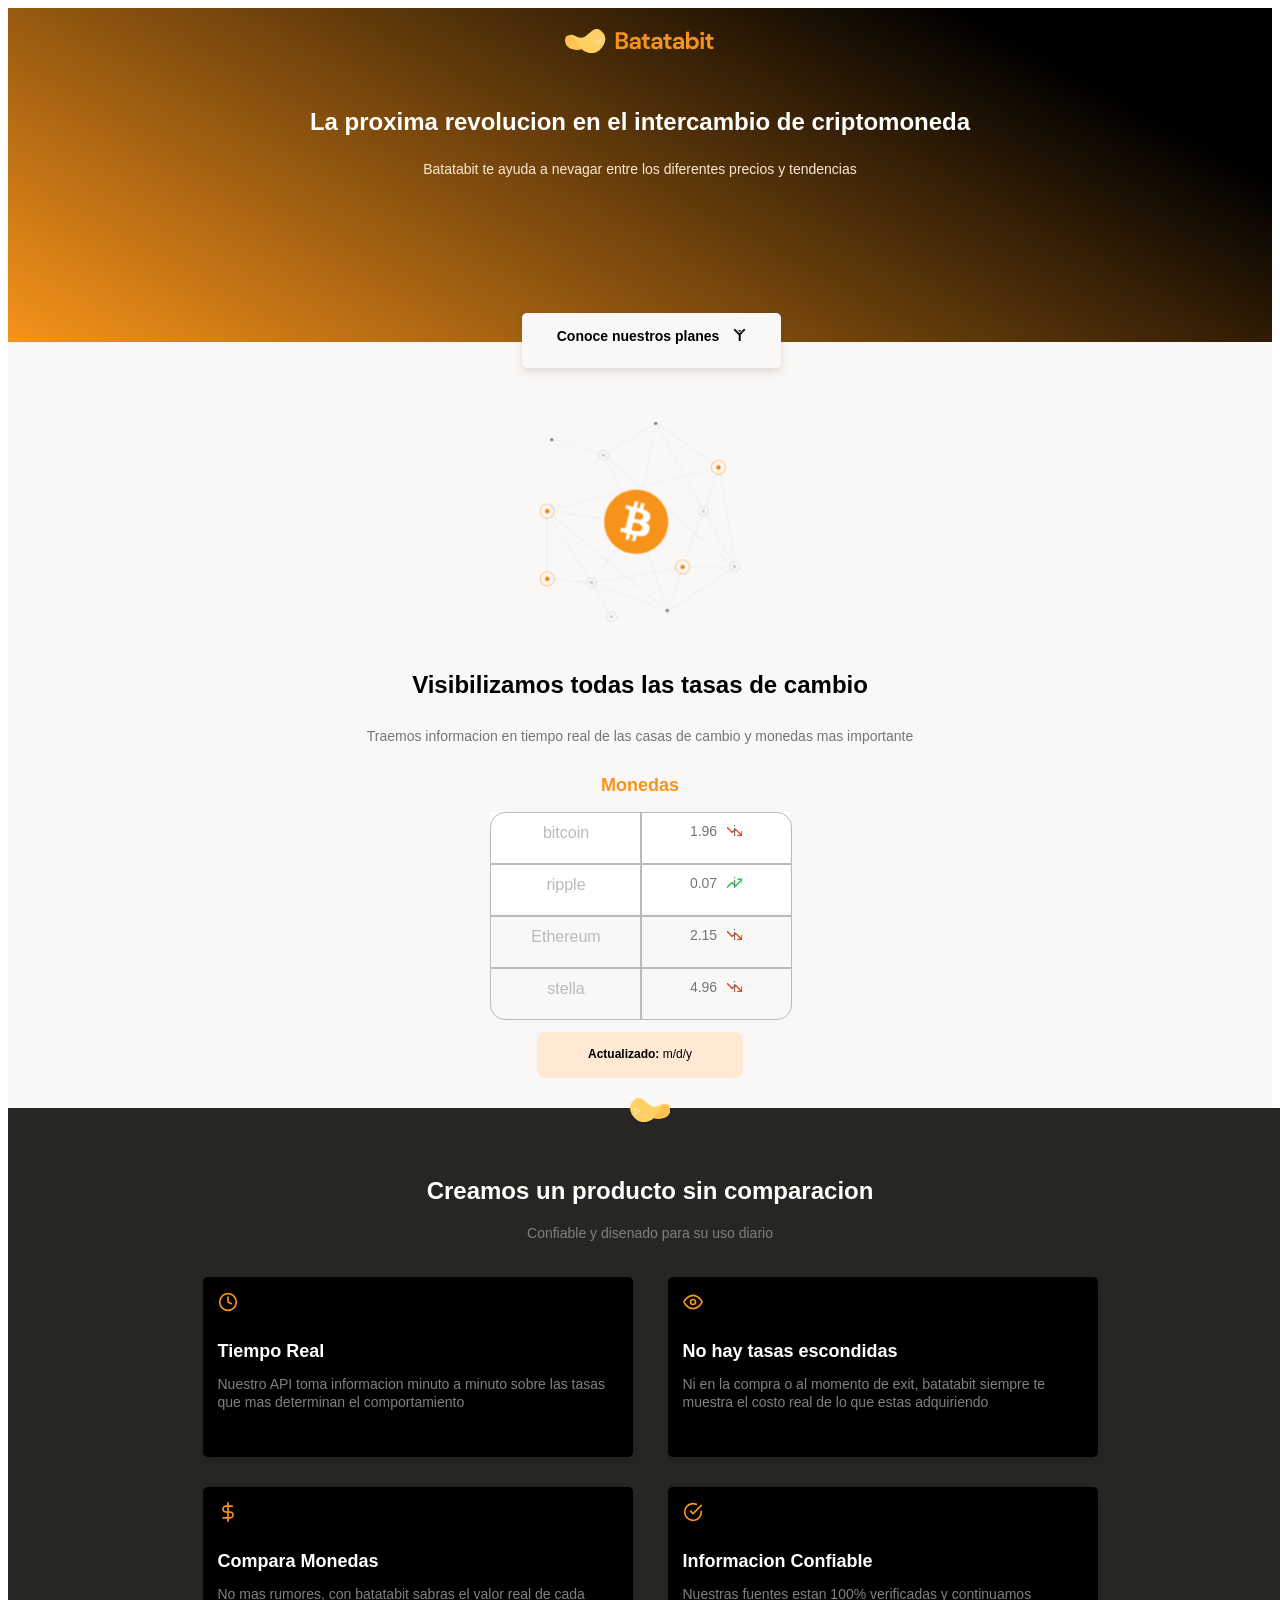
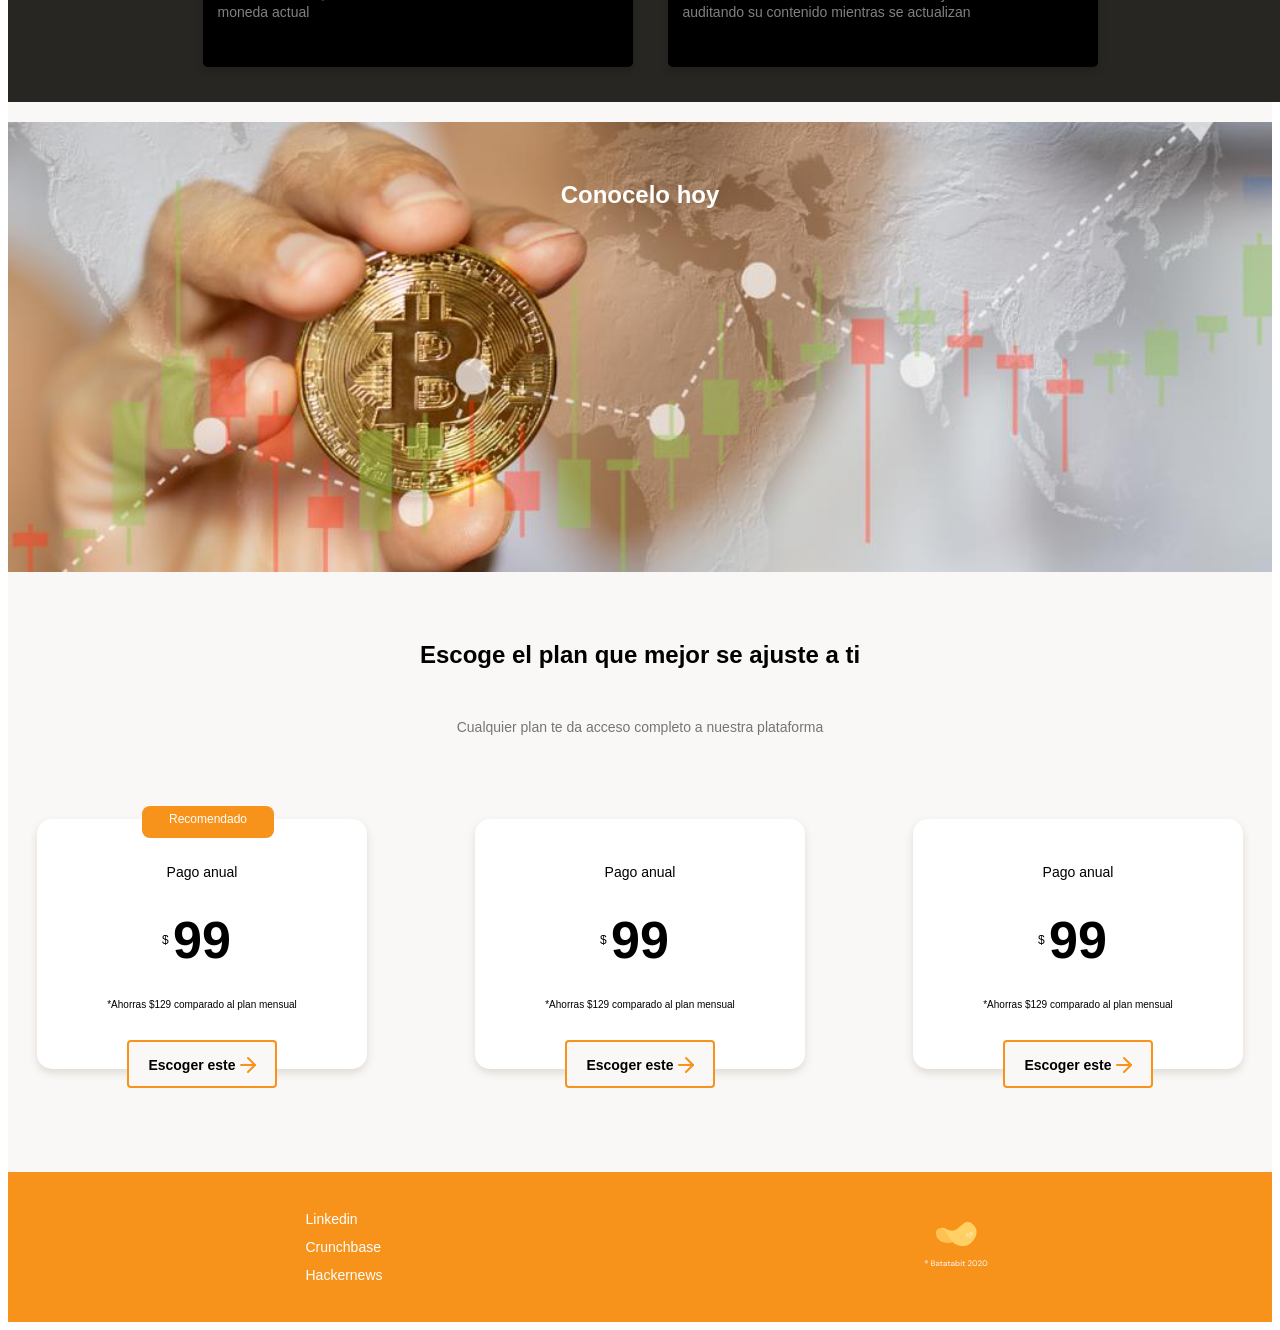
<file: index.html>
<!DOCTYPE html>
<html lang="en">
<head>
    <meta charset="UTF-8">
    <meta http-equiv="X-UA-Compatible" content="IE=edge">
    <meta name="viewport" content="width=device-width, initial-scale=1.0">
    <title>Document</title>
    <link rel="stylesheet" href="micss/style.css">
    <link rel="stylesheet" href="micss/tablet.css" media="(min-width: 930px)">
    <link rel="stylesheet" href="DMSans-Bold.ttf">
    <link rel="stylesheet" href="DMSans-BoldItalic.ttf">
    <link rel="stylesheet" href="DMSans-Italic.ttf">
    <link rel="stylesheet" href="DMSans-Medium.ttf">
    <link rel="stylesheet" href="DMSans-MediumItalic.ttf">
</head>
<body>
    <header>
        <img src="assets/img/logo.svg" alt="">
        <div class="header--title-container">
            <h1>La proxima revolucion en el intercambio de criptomoneda</h1>
            <p>Batatabit te ayuda a nevagar entre los diferentes precios y tendencias</p>
            <a href="#planes" class="header--button">Conoce nuestros planes <span>i</span></a>
        </div>
    </header>

    <main>
        <section class="main-exchenge-container">
            <div class="backgroundImg"></div>
            <div class="main-exchenge-container-title">
                <h2>Visibilizamos todas las tasas de cambio</h2>
                <p>Traemos informacion en tiempo real de las casas de cambio y monedas mas importante</p>
            </div>
           <section class="main-tables-container">
               <div>
                 <p class="currency-table-title">Monedas</p>
                 <div class="main-table">
                    <div class="row-1"><p>bitcoin</p></div>
                    <div class="row-2"><p>1.96<span class="down">i</span></p></div>
                    <div class="row-3"><p>ripple</p></div>
                    <div class="row-4"><p>0.07<span class="up">i</span></p></div>
                    <div class="row-5"><p>Ethereum</p></div>
                    <div class="row-6 right"><p>2.15<span class="down">i</span></p></div>
                    <div class="row-7"><p>stella</p></div>
                    <div class="row-8"><p>4.96<span class="down">i</span></p></div>
                 </div>
                 <div class="currency-table-date">
                     <p><b> Actualizado:</b> m/d/y</p>
                 </div>
            </div>
           </section>
        </section>
        <section class="main-product-detail">
                 <span class="product-detail--batata-logo"></span>
                 <div class="product-detail--title">
                     <h2>Creamos un producto sin comparacion</h2>
                     <p>Confiable y disenado para su uso diario</p>
                 </div>
                 <section class="product-cards-container">
                     <article class="product-detail--card">
                         <span class="clock"></span>
                         <p class="product--card-title">Tiempo Real</p>
                         <p class="product--card-body">Nuestro API toma informacion minuto a minuto sobre las tasas que mas determinan el comportamiento</p>
                     </article>
                

                 
                    <article class="product-detail--card">
                        <span class="eye"></span>
                        <p class="product--card-title">No hay tasas escondidas</p>
                        <p class="product--card-body">Ni en la compra o al momento de exit, batatabit siempre te muestra el costo real de lo que estas adquiriendo</p>
                    </article>
               

               
                    <article class="product-detail--card">
                        <span class="dollar"></span>
                        <p class="product--card-title">Compara Monedas</p>
                        <p class="product--card-body">No mas rumores, con batatabit sabras el valor real de cada moneda actual</p>
                    </article>
              


                
                    <article class="product-detail--card">
                        <span class="check"></span>
                        <p class="product--card-title">Informacion Confiable</p>
                        <p class="product--card-body">Nuestras fuentes estan 100% verificadas y continuamos auditando su contenido mientras se actualizan</p>
                    </article>
               </section>
        </section>
        <section class="bitcoin-img-container">
            <h2>Conocelo hoy</h2>
        </section>

        <section  id="planes"  class="main-plans-container">
            <div  class="plans--title">
                <h2>Escoge el plan que mejor se ajuste a ti</h2>
                <p>Cualquier plan te da acceso completo a nuestra plataforma</p>
            </div>
            <section class = "plans-container--slider">
                <article class="plans-container--card">
                    <p class="recommended">Recomendado</p>
                    <div class="plan-info-container">
                        <h3 class="plan-card--title">Pago anual</h3>
                        <p class="plan-card--price"><span>$</span>99</p>
                        <p class="plan-card-saving">*Ahorras $129 comparado al plan mensual</p>
                        <button class="plan-card--ca">Escoger este<span></span></button>
                    </div>
                </article>

                <article class="plans-container--card">
                    <div class="plan-info-container">
                        <h3 class="plan-card--title">Pago anual</h3>
                        <p class="plan-card--price"><span>$</span>99</p>
                        <p class="plan-card-saving">*Ahorras $129 comparado al plan mensual</p>
                        <button class="plan-card--ca">Escoger este<span></span></button>
                    </div>
                </article>

                <article class="plans-container--card">
                    <div class="plan-info-container">
                        <h3 class="plan-card--title">Pago anual</h3>
                        <p class="plan-card--price"><span>$</span>99</p>
                        <p class="plan-card-saving">*Ahorras $129 comparado al plan mensual</p>
                        <button class="plan-card--ca">Escoger este<span></span></button>
                    </div>
                </article>
            </section>
        </section>
    </main>

    <footer>
        <section class="left">
            <ul>
                <li><a href="#">Linkedin</a></li>
                <li><a href="#">Crunchbase</a></li>
                <li><a href="#">Hackernews</a></li>
            </ul>
        </section>
        <section class="right">
            <img src="./assets/img/logo-footer.svg" alt="logo">
        </section>
    </footer>
</body>
</html>
</file>
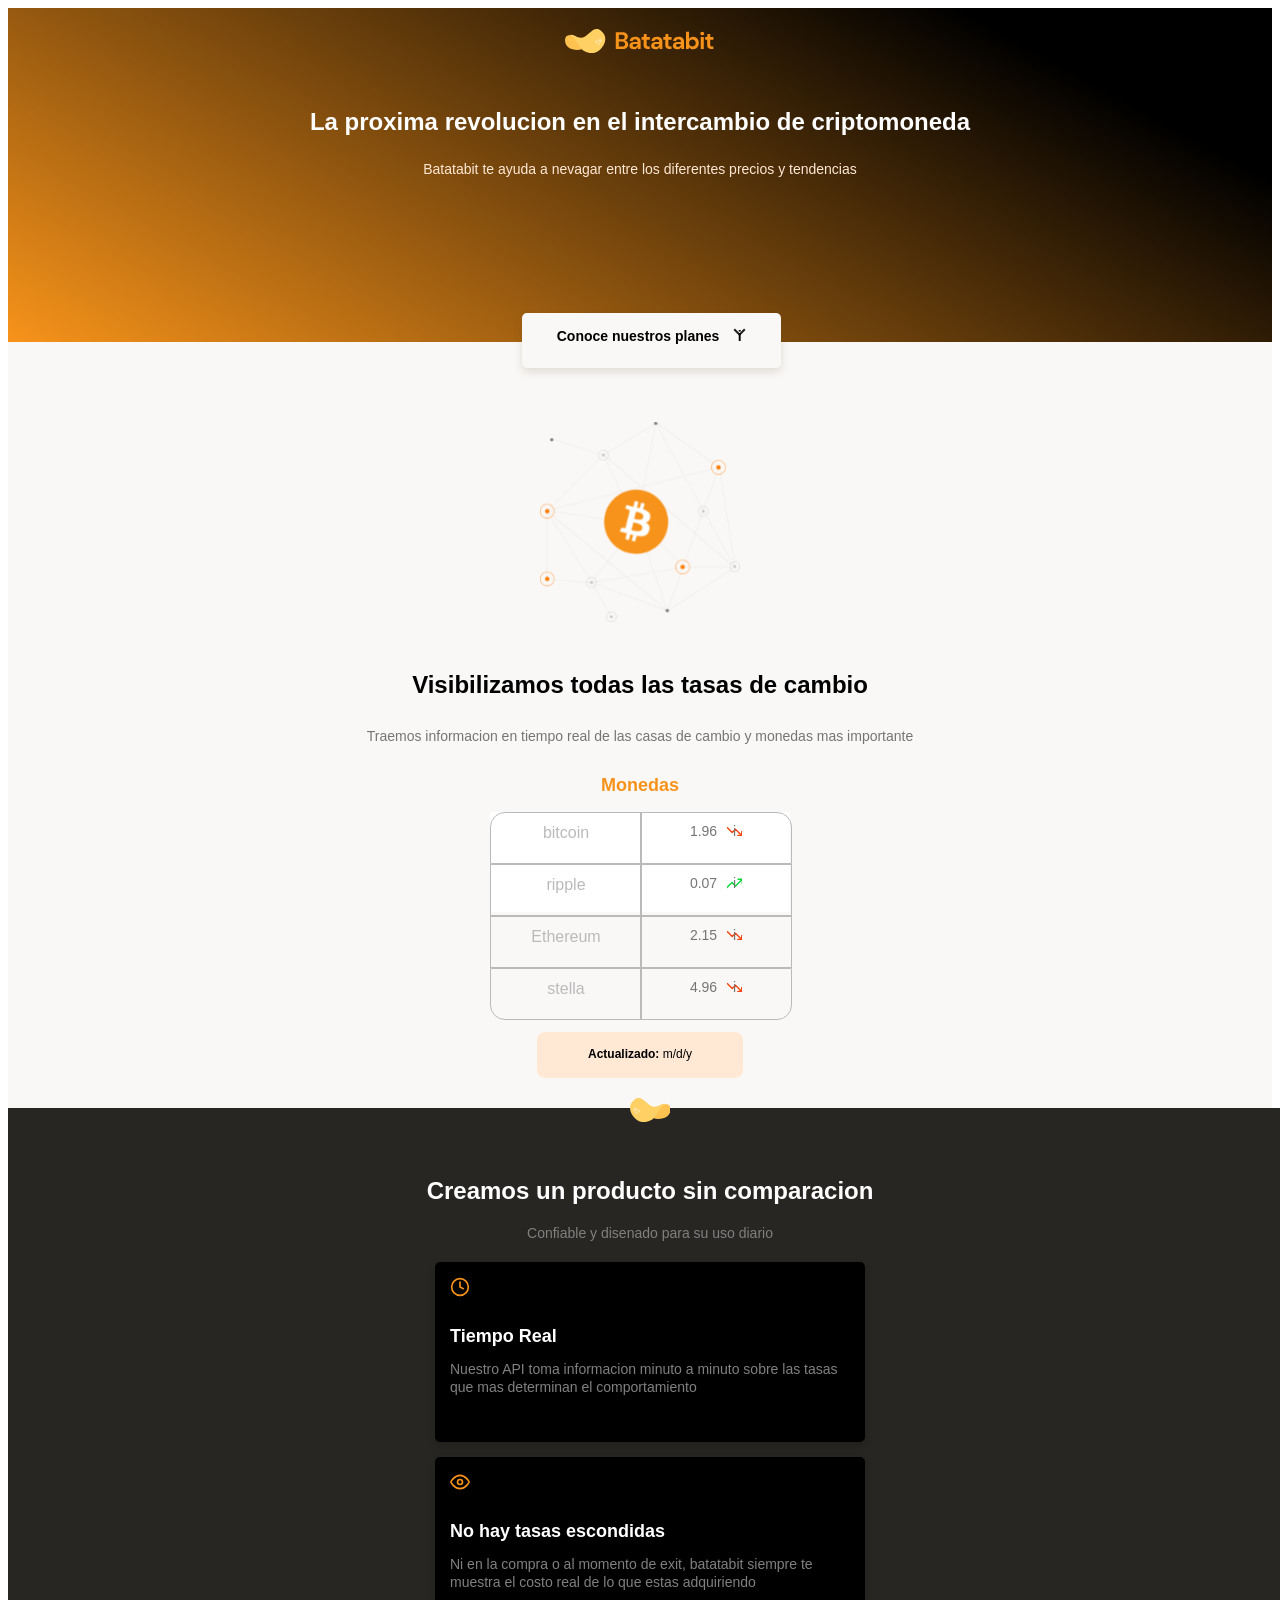
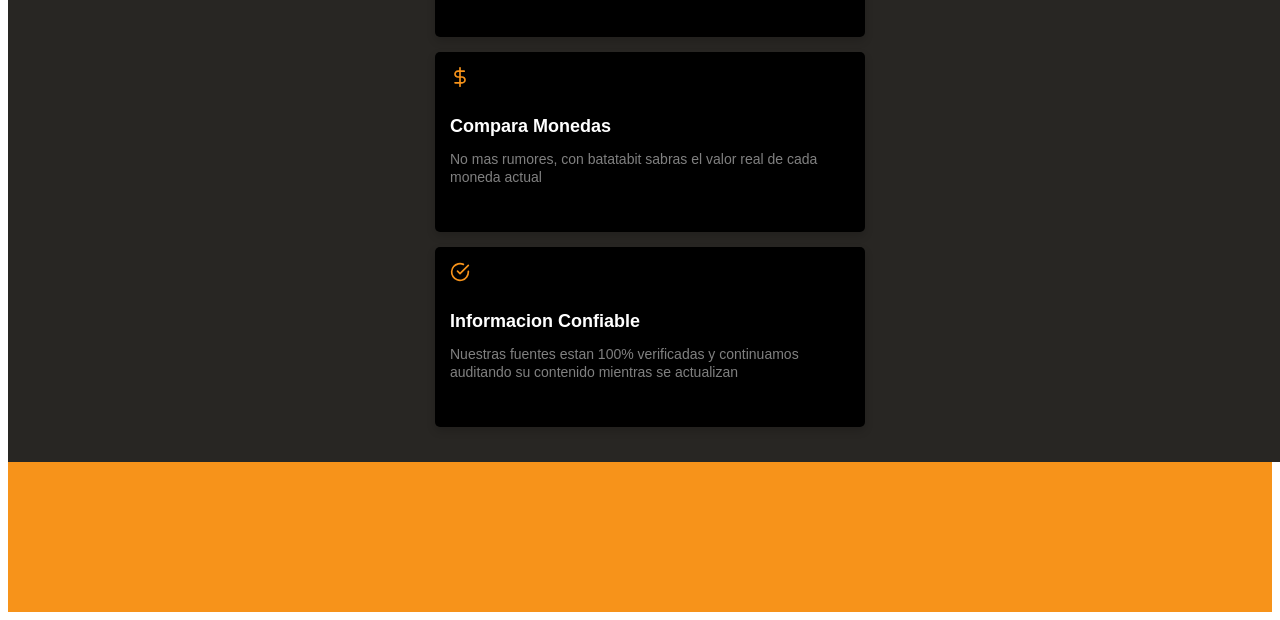
<file: miindex.html>
<!DOCTYPE html>
<html lang="en">
<head>
    <meta charset="UTF-8">
    <meta http-equiv="X-UA-Compatible" content="IE=edge">
    <meta name="viewport" content="width=device-width, initial-scale=1.0">
    <title>Document</title>
    <link rel="stylesheet" href="micss/style.css">
    <link rel="stylesheet" href="DMSans-Bold.ttf">
    <link rel="stylesheet" href="DMSans-BoldItalic.ttf">
    <link rel="stylesheet" href="DMSans-Italic.ttf">
    <link rel="stylesheet" href="DMSans-Medium.ttf">
    <link rel="stylesheet" href="DMSans-MediumItalic.ttf">
</head>
<body>
    <header>
        <img src="assets/img/logo.svg" alt="">
        <div class="header--title-container">
            <h1>La proxima revolucion en el intercambio de criptomoneda</h1>
            <p>Batatabit te ayuda a nevagar entre los diferentes precios y tendencias</p>
            <a href="" class="header--button">Conoce nuestros planes <span>i</span></a>
        </div>
    </header>

    <main>
        <section class="main-exchenge-container">
            <div class="backgroundImg"></div>
            <div class="main-exchenge-container-title">
                <h2>Visibilizamos todas las tasas de cambio</h2>
                <p>Traemos informacion en tiempo real de las casas de cambio y monedas mas importante</p>
            </div>
           <section class="main-tables-container">
               <div>
                 <p class="currency-table-title">Monedas</p>
                 <div class="main-table">
                    <div class="row-1"><p>bitcoin</p></div>
                    <div class="row-2"><p>1.96<span class="down">i</span></p></div>
                    <div class="row-3"><p>ripple</p></div>
                    <div class="row-4"><p>0.07<span class="up">i</span></p></div>
                    <div class="row-5"><p>Ethereum</p></div>
                    <div class="row-6 right"><p>2.15<span class="down">i</span></p></div>
                    <div class="row-7"><p>stella</p></div>
                    <div class="row-8"><p>4.96<span class="down">i</span></p></div>
                 </div>
                 <div class="currency-table-date">
                     <p><b> Actualizado:</b> m/d/y</p>
                 </div>
            </div>
           </section>
        </section>
        <section class="main-product-detail">
                 <span class="product-detail--batata-logo"></span>
                 <div class="product-detail--title">
                     <h2>Creamos un producto sin comparacion</h2>
                     <p>Confiable y disenado para su uso diario</p>
                 </div>
                 <section class="product-cards-container">
                     <article class="product-detail--card">
                         <span class="clock"></span>
                         <p class="product--card-title">Tiempo Real</p>
                         <p class="product--card-body">Nuestro API toma informacion minuto a minuto sobre las tasas que mas determinan el comportamiento</p>
                     </article>
                 </section>

                 <section class="product-cards-container">
                    <article class="product-detail--card">
                        <span class="eye"></span>
                        <p class="product--card-title">No hay tasas escondidas</p>
                        <p class="product--card-body">Ni en la compra o al momento de exit, batatabit siempre te muestra el costo real de lo que estas adquiriendo</p>
                    </article>
                </section>

                <section class="product-cards-container">
                    <article class="product-detail--card">
                        <span class="dollar"></span>
                        <p class="product--card-title">Compara Monedas</p>
                        <p class="product--card-body">No mas rumores, con batatabit sabras el valor real de cada moneda actual</p>
                    </article>
                </section>


                <section class="product-cards-container">
                    <article class="product-detail--card">
                        <span class="check"></span>
                        <p class="product--card-title">Informacion Confiable</p>
                        <p class="product--card-body">Nuestras fuentes estan 100% verificadas y continuamos auditando su contenido mientras se actualizan</p>
                    </article>
                </section>
        </section>
        <section></section>
        <section></section>
    </main>

    <footer></footer>
</body>
</html>
</file>
<file: micss/style.css>
/*
1. posicionamiento
2. modelo de caja
3. tipografia
4. visuales
5. miselaneos u otros 
*/

:root{
    /* colores */
    --bitcoin-orange: #f7931a;
    --soft-orange: #ffe9d5;
    --secundary-blue: #1a9af7;
    --soft-blue: #e7f5ff;
    --warm-black: #282623;
    --black: #000;
    --off-white: #faf8f7;
    --just-white: #fff;
    --grey: #bababa;
}

html{
    font-size: 62.5%;
    font-family: "DM Sans", sans-serif;
}

header{
    position: relative;
    display: flex;
    flex-direction: column;
    justify-content: center;
    width: 100%;
    min-width: 320px;
    height: 334px;
    text-align: center;
    background: linear-gradient(
        208.83deg,
        var(--black) 16.69%,
        var(--bitcoin-orange) 100%
      );
}

header img{
width: 150px;
height: 24px;
margin-top: 60px;
align-self: center;
}

.header--title-container{
    width: 90%;
    min-height: 288px;
    max-width: 900px;
    height: 218px;
    margin-top: 40px;
    text-align: center;
    align-self: center;
}

.header--title-container h1{
    font-size: 2.4rem;
    font-weight: bold;
    line-height: 2.6rem;
    color: var(--just-white);
}

.header--title-container p{
    margin-top: 25px;
    font-size: 1.4rem;
    font-weight: 500;
    line-height: 1.8rem;
    color: var(--soft-orange);
}

.header--title-container .header--button{
    position: absolute;
    left: calc(50% - 118px);
    top: 270px;
    display: block;
    margin-top: 35px;
    padding: 15px;
    width: 229px;
    height: 25px;
    background-color: var(--off-white);
    /*sombra*/
    box-shadow: 0px 4px 8px rgba(89, 73, 30, 0.16);
    border: none;
    border-radius: 5px;
    font-size: 1.4rem;
    font-weight: bold;
    text-decoration: none;
    color: var(--black);
}

.header--button span{
    display: inline-block;
    width: 13px;
    height: 8px;
    margin-left: 10px;
    background-image: url('../assets/icons/down-arrow.svg');
}

main{
    width: 100%;
    height: auto;
    background-color: var(--off-white);
}

.main-exchenge-container{
    width: 100%;
    height: auto;
    padding-top: 80px;
    padding-bottom: 30px;
    text-align: center;
}

.main-exchenge-container-title{
    width: 90%;
    min-width: 288px;
    max-width: 900px;
    margin: 0 auto;
}

.main-exchenge-container .backgroundImg{
    width: 200px;
    height: 200px;
    margin: 0 auto;
    margin-bottom: 50px;
    background-image: url(../assets/img/Bitcoin.svg);
    background-size: cover;
    background-position: center;
    background-repeat: no-repeat;
}

.main-exchenge-container h2{
    margin-bottom: 30px;
    font-size: 2.4rem;
    font-weight: bold;
    line-height: 2.6rem;
    color: var(--black);
}

.main-exchenge-container p{
    margin-bottom: 30px;
    font-size: 1.4rem;
    font-weight: 500;
    line-height: 1.6rem;
    color: #757575;
}

.main-tables-container{
    width: 100%;
    height: auto;
    text-align: center;
}

.main-tables-container .currency-table-title{
    margin-bottom: 15px;
    font-size: 1.8rem;
    font-weight: bold;
    line-height: 2.3rem; 
    color: var(--bitcoin-orange);
}

.main-table{
    background-color: var(--just-white);
    height: 100px;
    width: 90%;
    display: grid;
    grid-template-columns: repeat(2, 1fr);
    grid-template-rows: repeat(4, 1fr);
    max-width: 300px;
    min-width: 230px;
    margin: 0 auto;
    margin-bottom: 120px;
    font-family: "Inter", sans-serif;
}

.main-table div{
    height: 50px;
    width: 100%;
    border: 1px solid var(--grey);
    font-size: 1.6rem;
    font-weight: 500px;
    line-height: 1.9rem;
    color: var(--grey);
}

.main-table .row-2{
    border-radius: 0px 15px 0px 0px;
}
.main-table .row-2 p{
    font-size: 1.4rem;
    font-weight: 500;
    line-height: 1.7rem;
    color: #757575;
}

.main-table .row-8{
    border-radius: 0px 0px 15px 0px;
}

.main-table .row-1{
    border-radius: 15px 0px 0px 0px;
}

.main-table .row-7{
    border-radius: 0px 0px 0px 15px;
}

.main-table .row-4 p{
    font-size: 1.4rem;
    font-weight: normal;
    line-height: 1.7rem;
    color: #757575;
}

.main-table .row-6 p{
    font-size: 1.4rem;
    font-weight: normal;
    line-height: 1.7rem;
    color: #757575;
}

.main-table .row-8 p{
    font-size: 1.4rem;
    font-weight: normal;
    line-height: 1.7rem;
    color: #757575;
}


.main-table div p{
    font-size: 1.6rem;
    font-weight: 500px;
    line-height: 1.9rem;
    color: var(--grey);
    margin-top: 10px;
}




.down{
    display: inline-block;
    width: 15px;
    margin-left: 10px;
    background-image: url('../assets/icons/trending-down.svg');
    background-size: cover;
    background-position: center;
    background-repeat: no-repeat;
}

.up{
    display: inline-block;
    width: 15px;
    margin-left: 10px;
    background-image: url('../assets/icons/trending-up.svg');
    background-size: cover;
    background-position: center;
    background-repeat: no-repeat; 
}


.currency-table-date{
    margin-top: 120px;
    width: 190px;
    height: 30px;
    margin: 0 auto;
    padding: 8px;
    background-color: var(--soft-orange);
    border-radius: 8px;
}
.currency-table-date p{
    margin: 7px;
    font-size: 1.2rem;
    line-height: 1.5rem;
    color: var(--warm-blackblack);
}




.main-product-detail{
    position: relative;
    width: 100%;
    min-width: 320px;
    height: auto;
    padding: 20px 10px;
    background-color: var(--warm-black);
}

.product-detail--batata-logo{
  position: absolute;
  width: 40px;
  height: 25px;
  left: calc(50% - 20px);
  top: -10px;
  background-image: url('../assets/icons/batata.svg');
}

.product-detail--title{
    width: 90%;
    min-width: 288px;
    height: auto;
    margin: 0 auto;
    margin-top: 50px;
    text-align: center;
}

.product-detail--title h2{
    margin-bottom: 20px;
    font-size: 2.4rem;
    font-weight: bold;
    line-height: 2.6rem;
    color: var(--just-white);
}

.product-detail--title p{
margin-bottom: 20px;
font-size: 14px;
font-weight: 500;
line-height: 1.8rem;
color: #808080;
}

.product-detail--card{
    width: 90%;
    min-width: 288px;
    max-width: 400px;
    height: 150px;
    margin: 15px auto;
    padding: 15px;
    background-color: var(--black);
    border-radius: 5px;
    box-shadow: 0 4px 8px rgba(0, 0, 0, 0.16);
}

.product-detail--card .clock{
    display: inline-block;
    width: 20px;
    height: 20px;
    margin-bottom: 10px;
    background-image: url('../assets/icons/clock.svg');
    background-size: cover;
    background-position: center;
    background-repeat: no-repeat;

}

.product--card-title{
    margin-bottom: 15px;
    font-size: 1.8rem;
    font-weight: bold;
    line-height: 1.8rem;
    color: var(--just-white);
}

.product--card-body{
    font-size: 1.4rem;
    font-weight: 500;
    line-height: 1.8rem;
    color: #808080;
}

.product-detail--card .eye{
    display: inline-block;
    width: 20px;
    height: 20px;
    margin-bottom: 10px;
    background-image: url('../assets/icons/eye.svg');
    background-size: cover;
    background-position: center;
    background-repeat: no-repeat;

}

.product-detail--card .dollar{
    display: inline-block;
    width: 20px;
    height: 20px;
    margin-bottom: 10px;
    background-image: url('../assets/icons/dollar-sign.svg');
    background-size: cover;
    background-position: center;
    background-repeat: no-repeat;

}

.product-detail--card .check{
    display: inline-block;
    width: 20px;
    height: 20px;
    margin-bottom: 10px;
    background-image: url('../assets/icons/check-circle.svg');
    background-size: cover;
    background-position: center;
    background-repeat: no-repeat;

}


.bitcoin-img-container{
    width: 100%;
    min-width: 320px;
    height: 50vh;
    background-image: url("../assets/img/bitcoinbaby2x.jpeg");
    background-position: center;
    background-size: cover;
    background-repeat: no-repeat;
}

.bitcoin-img-container h2{
    padding-top: 60px;
    font-size: 2.4rem;
    font-weight: bold;
    line-height: 2.6rem;
    color: var(--just-white);
    text-align: center;
}

.plans-container--slider{
    display: flex;
    gap: 50px;
    align-items: center;
    overflow-X: scroll;
    overscroll-behavior-x: contain;
    scroll-snap-type: x proximity;
    height: 316px;
}

.main-plans-container{
    width: 100%;
    min-width: 320px;
    padding-bottom: 70px;
    text-align: center;
}

.plans--title{
    width: 90%;
    min-width: 288px;
    height: auto;
    margin: 0 auto;
    margin-bottom: 50px;
}

.plans--title h2{
    padding-top: 50px;
    font-size: 2.4rem;
    font-weight: bold;
    line-height: 2.6rem;
    color: var(--black);

}

.plans--title p{
    padding-top: 30px;
    font-size: 1.4rem;
    font-weight: 500;
    line-height: 1.8rem;
    color: #757575;
}

.plans-container--card{
    position: relative;
    scroll-snap-align: center;
    width: 65%;
    min-width: 230px;
    max-width: 300px;
    height: 250px;
    margin: 50px auto;
    padding: 0 15px;
    background-color: var(--just-white);
    border-radius: 15px;
    box-shadow: 0 4px 8px rgba(89, 73, 30, 0.16);
}

.recommended{
    position: absolute;
    width: 120px;
    height: 20px;
    left: calc(50% - 60px);
    top: -25px;
    background-color: var(--bitcoin-orange);
    border-radius: 8px;
    font-size: 1.2rem;
    padding: 6px;
    color: var(--just-white);
}

.plan-card--title {
    padding-top: 30px;
    font-weight: 500;
    font-size: 1.4rem;
    line-height: 1.8rem;
    color: var(--black);
}

.plan-card--price{
    padding: 2px 0;
    font-size: 5.2rem;
    font-weight: bold;
    line-height: 1rem;
    color: var(--black);
}

.plan-card--price span{
    position: absolute;
    left: calc(50% - 40px);
    font-size: 1.2rem;
    font-weight: 300;
}

.plan-card--ca{
    width: 150px;
    height: 48px;
    margin-top: 20px;
    background-color: #faf8f7;
    border-radius: 4px;
    border: 2px solid var(--bitcoin-orange);
    font-size: 1.4rem;
    font-weight: bold;
    line-height: 1.8rem;
    color: var(--black);
    font-family: "DM Sans", sans-serif;
}

.plan-card--ca span{
    display: inline-block;
    width: 20px;
    height: 20px;
    background-image: url("../assets/icons/orange-right-arrow.svg");
    vertical-align: text-bottom;
}


footer{
    display: flex;
    width: 100%;
    height: 150px;
    background-color: var(--bitcoin-orange);
}

footer section{
    display: flex;
    justify-content: center;
    align-items: center;
    width: 50%;
}

footer .left ul{
    font-size: 1.4rem;
    font-weight: 500;
    line-height: 1.8rem;
    list-style: none;

}

.left li{
    margin: 10px 0;
}

.left a{
    text-decoration: none;
    color: var(--just-white)
}
</file>
<file: micss/tablet.css>
.product-cards-container{
   display: flex;
   flex-wrap: wrap;
   justify-content: center;
   max-width: 930px;
   margin: 0 auto;
}

.plans-container--slider{
    justify-content: center;
}
</file>
